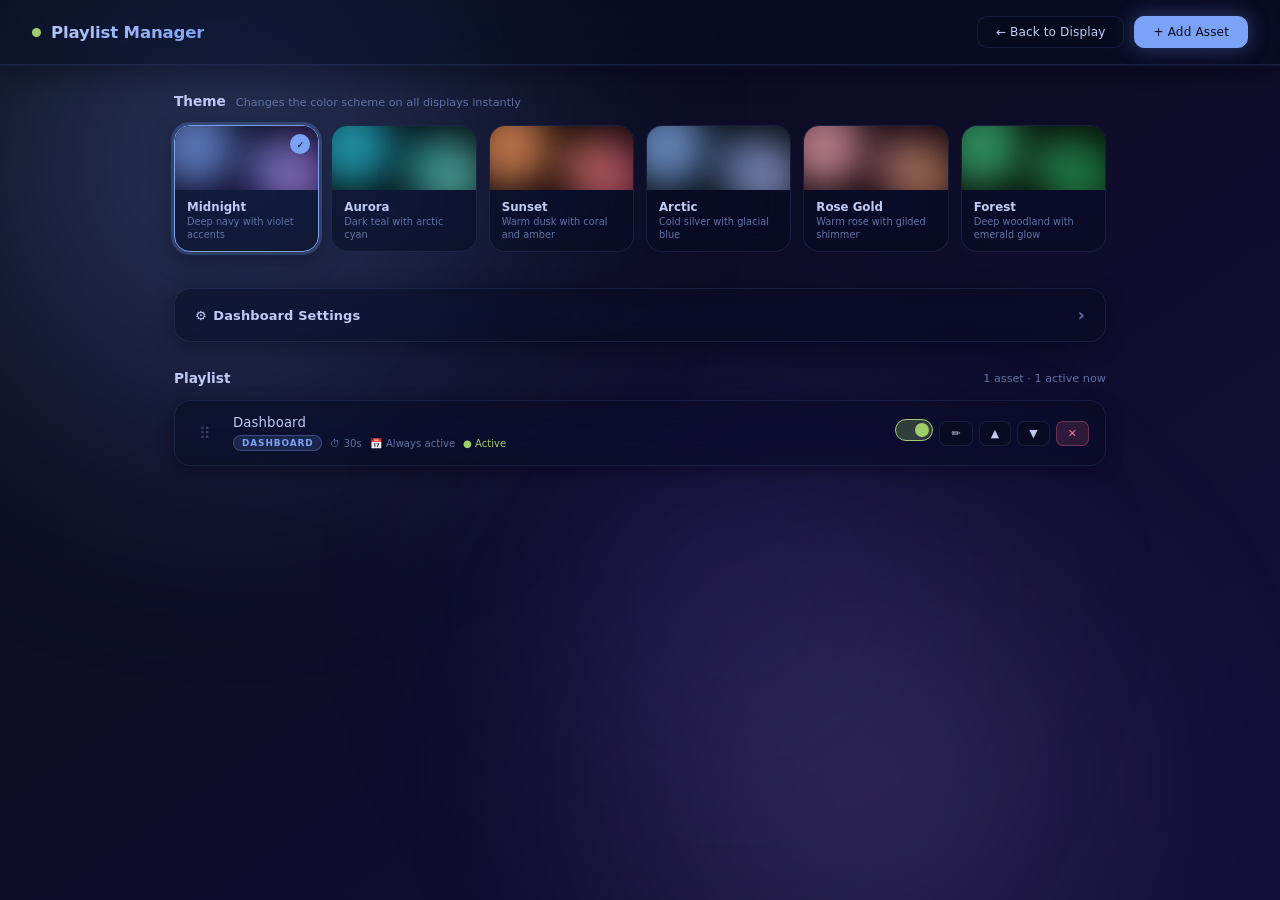
<file: admin.html>
<!DOCTYPE html>
<html lang="en">
<head>
  <meta charset="UTF-8" />
  <meta name="viewport" content="width=device-width, initial-scale=1.0" />
  <title>Office Display — Playlist Manager</title>
  <link rel="stylesheet" href="styles.css" />
</head>
<body class="admin-body">

  <!-- Animated background blobs -->
  <div class="bg-layer">
    <div class="bg-blob b1"></div>
    <div class="bg-blob b2"></div>
    <div class="bg-blob b3"></div>
  </div>

  <header class="admin-header">
    <h1>
      <span class="dot"></span>
      Playlist Manager
    </h1>
    <nav class="admin-nav">
      <a href="index.html" class="btn btn-ghost">← Back to Display</a>
      <button id="btn-add" class="btn btn-primary">+ Add Asset</button>
    </nav>
  </header>

  <main class="admin-main">

    <!-- ── THEME PICKER ──────────────────────────────────── -->
    <section class="theme-section">
      <div class="section-header">
        <h2>Theme</h2>
        <span>Changes the color scheme on all displays instantly</span>
      </div>
      <div id="theme-grid" class="theme-grid">
        <!-- populated by admin.js -->
      </div>
    </section>

    <!-- ── DASHBOARD SETTINGS ───────────────────────────── -->
    <section class="settings-section" id="settings-section">
      <button class="settings-toggle-btn" id="settings-toggle" aria-expanded="false">
        <span>⚙&ensp;Dashboard Settings</span>
        <span class="settings-arrow">›</span>
      </button>

      <div class="settings-body hidden" id="settings-body">

        <!-- Branding -->
        <div class="settings-group">
          <div class="settings-group-title">Branding</div>
          <div class="form-row">
            <div class="form-group">
              <label for="s-company-name">Company Name</label>
              <input type="text" id="s-company-name" placeholder="Your Company" />
            </div>
            <div class="form-group">
              <label for="s-logo-url">Logo URL</label>
              <input type="url" id="s-logo-url" placeholder="https://… or logo.png" />
            </div>
          </div>
          <div class="form-group">
            <label for="s-clock-format">Clock Format</label>
            <select id="s-clock-format">
              <option value="12">12-hour (1:30 PM)</option>
              <option value="24">24-hour (13:30)</option>
            </select>
          </div>
        </div>

        <!-- Weather -->
        <div class="settings-group">
          <div class="settings-group-title">Weather</div>
          <div class="form-row">
            <div class="form-group">
              <label for="s-weather-key">API Key <a href="https://openweathermap.org/api" target="_blank" class="settings-link">Get free key ↗</a></label>
              <input type="text" id="s-weather-key" placeholder="Paste OpenWeatherMap key" />
            </div>
            <div class="form-group">
              <label for="s-weather-location">Location</label>
              <input type="text" id="s-weather-location" placeholder="New York or 40.71,-74.00" />
            </div>
          </div>
          <div class="form-group">
            <label for="s-weather-units">Units</label>
            <select id="s-weather-units">
              <option value="imperial">Imperial (°F, mph)</option>
              <option value="metric">Metric (°C, km/h)</option>
            </select>
          </div>
        </div>

        <!-- Stocks -->
        <div class="settings-group">
          <div class="settings-group-title">Stocks &amp; Market Ticker</div>
          <div class="form-group">
            <label for="s-stocks-key">API Key <a href="https://finnhub.io" target="_blank" class="settings-link">Get free key ↗</a></label>
            <input type="text" id="s-stocks-key" placeholder="Paste Finnhub key" />
          </div>
          <div class="form-group">
            <label for="s-stock-symbols">Ticker Symbols</label>
            <input type="text" id="s-stock-symbols" placeholder="AAPL, MSFT, GOOGL, SPY, BINANCE:BTCUSDT" />
            <div class="form-hint">Comma-separated. Supports US stocks, ETFs, and crypto (e.g. BINANCE:BTCUSDT).</div>
          </div>
        </div>

        <!-- News -->
        <div class="settings-group">
          <div class="settings-group-title">News Ticker</div>
          <div class="form-group">
            <label for="s-news-key">API Key <a href="https://newsapi.org" target="_blank" class="settings-link">Get free key ↗</a></label>
            <input type="text" id="s-news-key" placeholder="Paste NewsAPI key" />
          </div>
          <div class="form-row">
            <div class="form-group">
              <label for="s-news-category">Category</label>
              <select id="s-news-category">
                <option value="technology">Technology</option>
                <option value="business">Business</option>
                <option value="general">General</option>
                <option value="health">Health</option>
                <option value="science">Science</option>
                <option value="sports">Sports</option>
                <option value="entertainment">Entertainment</option>
              </select>
            </div>
            <div class="form-group">
              <label for="s-news-country">Country</label>
              <select id="s-news-country">
                <option value="us">United States</option>
                <option value="gb">United Kingdom</option>
                <option value="ca">Canada</option>
                <option value="au">Australia</option>
                <option value="de">Germany</option>
                <option value="fr">France</option>
                <option value="jp">Japan</option>
              </select>
            </div>
          </div>
        </div>

        <!-- Message of the Day -->
        <div class="settings-group">
          <div class="settings-group-title">Message of the Day</div>
          <div class="form-group">
            <label for="s-message-source">Content Source</label>
            <select id="s-message-source">
              <option value="quotes">Famous Quotes — pulled fresh daily</option>
              <option value="tips">Workplace Productivity Tips — built-in rotating list</option>
              <option value="facts">Fun Facts — built-in rotating list</option>
              <option value="custom">Custom Messages — your own list below</option>
            </select>
          </div>
          <div id="s-message-hint-box" class="settings-hint-box">
            A new quote is fetched from <strong>quotable.io</strong> each day. No API key required.
          </div>
          <div class="form-group field-hidden" id="s-custom-msg-group">
            <label for="s-custom-messages">Your Messages</label>
            <textarea id="s-custom-messages" rows="6"
              placeholder="One message per line. Optionally add — Author at the end.&#10;&#10;The secret of getting ahead is getting started. — Mark Twain&#10;Always be learning."></textarea>
            <div class="form-hint">One message per line. Cycles through daily in order.</div>
          </div>
        </div>

        <!-- Music Player -->
        <div class="settings-group">
          <div class="settings-group-title">Music Player</div>
          <div class="form-group">
            <label class="toggle-row-label">
              <label class="toggle-switch">
                <input type="checkbox" id="s-music-enabled" />
                <span class="toggle-track"></span>
              </label>
              Show music player on display
            </label>
          </div>
          <div id="s-music-fields">
            <div class="form-group">
              <label for="s-music-url">YouTube URL</label>
              <input type="url" id="s-music-url" placeholder="https://www.youtube.com/playlist?list=…" />
              <div class="form-hint">
                Paste any YouTube video URL, playlist URL, or mix URL.
                For background music try searching "lofi playlist" or "jazz playlist" on YouTube.
                <br>⚠ YouTube Music (music.youtube.com) links are not embeddable — use regular YouTube URLs.
              </div>
            </div>
            <div class="form-group">
              <label for="s-music-volume">Default Volume: <span id="s-vol-display">60</span>%</label>
              <input type="range" id="s-music-volume" min="0" max="100" value="60" />
            </div>
          </div>
        </div>

        <div class="settings-footer">
          <button id="btn-save-settings" class="btn btn-success">Apply Settings</button>
          <span class="settings-save-hint">Changes will apply to the display within seconds.</span>
        </div>

      </div>
    </section>

    <!-- ── PLAYLIST ──────────────────────────────────────── -->
    <div class="playlist-header">
      <h2>Playlist</h2>
      <span id="playlist-meta" class="playlist-meta"></span>
    </div>

    <div id="asset-list" class="asset-list">
      <!-- populated by admin.js -->
    </div>

  </main>

  <!-- ── ADD / EDIT MODAL ──────────────────────────────── -->
  <div id="modal-backdrop" class="modal-backdrop hidden">
    <div class="modal" role="dialog" aria-modal="true" aria-labelledby="modal-title">

      <div class="modal-header">
        <h3 id="modal-title">Add Asset</h3>
        <button class="modal-close" id="modal-close" aria-label="Close">&times;</button>
      </div>

      <div class="modal-body">

        <div class="form-section-title">Basic</div>

        <div class="form-group">
          <label for="f-name">Asset Name</label>
          <input type="text" id="f-name" placeholder="e.g. Company Promo Slide" maxlength="80" />
        </div>

        <div class="form-row">
          <div class="form-group">
            <label for="f-type">Type</label>
            <select id="f-type">
              <option value="dashboard">Dashboard (info widgets)</option>
              <option value="image">Image</option>
              <option value="video">Video</option>
              <option value="url">Web Page / URL</option>
            </select>
          </div>
          <div class="form-group">
            <label for="f-duration">Duration (seconds)</label>
            <input type="number" id="f-duration" min="0" max="3600" value="30" />
            <div class="form-hint">Set to 0 for video to play to end.</div>
          </div>
        </div>

        <div id="src-group" class="form-group field-hidden">
          <label id="src-label" for="f-src">Source URL</label>
          <input type="url" id="f-src" placeholder="https://..." />
          <div class="form-hint" id="src-hint">Enter a direct URL.</div>
        </div>

        <div id="file-group" class="form-group field-hidden">
          <label for="f-file">Or upload a file</label>
          <input type="file" id="f-file" accept="image/*,video/*" />
          <div class="form-hint">Stored as base64 in browser localStorage.</div>
          <div id="file-size-warning" class="form-hint" style="color:var(--yellow);display:none;">
            Large files may exceed localStorage limits (~5 MB). Consider using a URL instead.
          </div>
        </div>

        <div class="form-section-title" style="margin-top:20px;">
          Schedule
          <span style="font-weight:400;text-transform:none;letter-spacing:0;color:var(--text-muted)"> — optional</span>
        </div>

        <div class="form-row">
          <div class="form-group">
            <label for="f-start-date">Start Date</label>
            <input type="date" id="f-start-date" />
            <div class="form-hint">Blank = start immediately.</div>
          </div>
          <div class="form-group">
            <label for="f-end-date">End Date</label>
            <input type="date" id="f-end-date" />
            <div class="form-hint">Blank = run indefinitely.</div>
          </div>
        </div>

        <div class="form-group">
          <label>Days of Week</label>
          <div class="dow-grid" id="dow-grid">
            <button type="button" class="dow-btn active" data-dow="0">Sun</button>
            <button type="button" class="dow-btn active" data-dow="1">Mon</button>
            <button type="button" class="dow-btn active" data-dow="2">Tue</button>
            <button type="button" class="dow-btn active" data-dow="3">Wed</button>
            <button type="button" class="dow-btn active" data-dow="4">Thu</button>
            <button type="button" class="dow-btn active" data-dow="5">Fri</button>
            <button type="button" class="dow-btn active" data-dow="6">Sat</button>
          </div>
          <div class="form-hint">Toggle days when this asset should show.</div>
        </div>

        <div class="form-row">
          <div class="form-group">
            <label for="f-start-time">Start Time</label>
            <input type="time" id="f-start-time" value="00:00" />
          </div>
          <div class="form-group">
            <label for="f-end-time">End Time</label>
            <input type="time" id="f-end-time" value="23:59" />
          </div>
        </div>

      </div>

      <div class="modal-footer">
        <button class="btn btn-ghost" id="modal-cancel">Cancel</button>
        <button class="btn btn-success" id="modal-save">Save Asset</button>
      </div>

    </div>
  </div>

  <div id="toast" class="toast"></div>

  <script src="config.js"></script>
  <script src="themes.js"></script>
  <script src="admin.js"></script>
</body>
</html>
</file>
<file: styles.css>
/* ============================================================
   OFFICE DISPLAY — GLASSMORPHISM DESIGN SYSTEM
   Theme colors are driven by CSS custom properties set by
   themes.js. The variables below are the fallback defaults
   (Midnight theme).
   ============================================================ */

:root {
  /* Theme-driven (overridden by themes.js at runtime) */
  --bg-start:      #090c1a;
  --bg-end:        #130e3a;
  --blob-1:        rgba(122,162,247,0.30);
  --blob-2:        rgba(187,154,247,0.22);
  --blob-3:        rgba(56,42,130,0.38);
  --glass-bg:      rgba(9,12,26,0.52);
  --glass-border:  rgba(122,162,247,0.13);
  --glass-shadow:  rgba(0,0,20,0.40);
  --accent:        #7aa2f7;
  --accent2:       #9ece6a;
  --red:           #f7768e;
  --yellow:        #e0af68;
  --text:          #c0caf5;
  --text-muted:    #6272a4;
  --ticker-accent: #7aa2f7;

  /* Layout */
  --header-h:   88px;
  --footer-h:   52px;
  --progress-h: 3px;
  --gap:        14px;
  --radius:     16px;
  --radius-sm:  10px;
  --font:       -apple-system, 'SF Pro Display', 'Segoe UI', system-ui, sans-serif;

  /* Glass helpers */
  --blur:        blur(28px) saturate(180%);
  --blur-heavy:  blur(48px) saturate(200%);
  --blur-light:  blur(16px) saturate(160%);
}

*, *::before, *::after { box-sizing: border-box; margin: 0; padding: 0; }

html, body {
  width: 100%; height: 100%;
  color: var(--text);
  font-family: var(--font);
  overflow: hidden;
  user-select: none;
  -webkit-font-smoothing: antialiased;
}

body {
  background: linear-gradient(145deg, var(--bg-start) 0%, var(--bg-end) 100%);
}

/* ── BACKGROUND BLOB LAYER ───────────────────────────────── */
/* Gives the glassmorphism blur something to work with        */

.bg-layer {
  position: fixed;
  inset: 0;
  z-index: -1;
  overflow: hidden;
  pointer-events: none;
}

.bg-blob {
  position: absolute;
  border-radius: 50%;
  filter: blur(90px);
  will-change: transform;
}

.bg-blob.b1 {
  width: 65vw; height: 65vw;
  top: -20vw; left: -15vw;
  background: radial-gradient(circle, var(--blob-1), transparent 70%);
  animation: float1 18s ease-in-out infinite;
}

.bg-blob.b2 {
  width: 55vw; height: 55vw;
  bottom: -18vw; right: 5vw;
  background: radial-gradient(circle, var(--blob-2), transparent 70%);
  animation: float2 22s ease-in-out infinite;
}

.bg-blob.b3 {
  width: 45vw; height: 45vw;
  top: 35%; left: 35%;
  background: radial-gradient(circle, var(--blob-3), transparent 70%);
  animation: float3 26s ease-in-out infinite;
}

@keyframes float1 {
  0%,100% { transform: translate(0, 0) scale(1); }
  33%     { transform: translate(3vw, 2vh) scale(1.05); }
  66%     { transform: translate(-2vw, 3vh) scale(0.97); }
}
@keyframes float2 {
  0%,100% { transform: translate(0, 0) scale(1); }
  40%     { transform: translate(-4vw, -2vh) scale(1.06); }
  70%     { transform: translate(2vw, -3vh) scale(0.96); }
}
@keyframes float3 {
  0%,100% { transform: translate(0, 0) scale(1); }
  50%     { transform: translate(-3vw, 4vh) scale(1.08); }
}

/* ── SLIDE PROGRESS BAR ──────────────────────────────────── */

.slide-progress-bar {
  position: fixed;
  top: 0; left: 0;
  height: var(--progress-h);
  width: 0%;
  background: linear-gradient(90deg, var(--accent), color-mix(in srgb, var(--accent) 60%, var(--accent2)));
  z-index: 9999;
  border-radius: 0 2px 2px 0;
  box-shadow: 0 0 12px var(--accent);
}

/* ── SLIDE OVERLAY ───────────────────────────────────────── */

.slide-overlay {
  position: fixed;
  inset: 0;
  background: #000;
  z-index: 200;
  display: flex;
  align-items: center;
  justify-content: center;
}

.slide-overlay.hidden { display: none; }

.slide-asset {
  width: 100%;
  height: 100%;
  object-fit: contain;
  border: none;
}

.slide-asset.hidden { display: none; }

iframe.slide-asset {
  object-fit: unset;
  position: absolute;
  inset: 0;
}

.slide-name-badge {
  position: absolute;
  bottom: calc(var(--progress-h) + 10px);
  left: 50%;
  transform: translateX(-50%);
  background: rgba(0,0,0,0.50);
  backdrop-filter: blur(12px);
  -webkit-backdrop-filter: blur(12px);
  color: rgba(255,255,255,0.55);
  font-size: 0.72rem;
  padding: 4px 16px;
  border-radius: 20px;
  letter-spacing: 0.07em;
  pointer-events: none;
  border: 1px solid rgba(255,255,255,0.08);
}

/* ── ADMIN HINT ──────────────────────────────────────────── */

.admin-hint {
  position: fixed;
  bottom: calc(var(--footer-h) + 14px);
  right: 20px;
  background: var(--glass-bg);
  backdrop-filter: var(--blur-light);
  -webkit-backdrop-filter: var(--blur-light);
  border: 1px solid var(--glass-border);
  color: var(--text-muted);
  font-size: 0.72rem;
  padding: 7px 14px;
  border-radius: var(--radius-sm);
  z-index: 300;
  opacity: 0;
  transition: opacity 0.5s;
  pointer-events: none;
  box-shadow: 0 4px 16px var(--glass-shadow);
}

.admin-hint.visible { opacity: 1; }

.admin-hint kbd {
  background: rgba(255,255,255,0.08);
  border: 1px solid var(--glass-border);
  border-radius: 4px;
  padding: 1px 5px;
  font-size: 0.7rem;
  color: var(--text);
}

/* ── TOP BAR ─────────────────────────────────────────────── */

.top-bar {
  position: fixed;
  top: var(--progress-h); left: 0; right: 0;
  height: var(--header-h);
  background: var(--glass-bg);
  backdrop-filter: var(--blur-heavy);
  -webkit-backdrop-filter: var(--blur-heavy);
  border-bottom: 1px solid var(--glass-border);
  box-shadow: 0 1px 0 rgba(255,255,255,0.04), 0 8px 32px var(--glass-shadow);
  display: flex;
  align-items: center;
  justify-content: space-between;
  padding: 0 32px;
  z-index: 100;
}

.top-bar.hidden,
main.grid.hidden,
footer.ticker-bar.hidden { display: none; }

.logo-area { display: flex; align-items: center; gap: 14px; }

#company-logo {
  height: 50px;
  max-width: 180px;
  object-fit: contain;
  display: none;
}

#company-name {
  font-size: 1.75rem;
  font-weight: 700;
  letter-spacing: -0.01em;
  background: linear-gradient(135deg, var(--text) 0%, var(--accent) 100%);
  -webkit-background-clip: text;
  -webkit-text-fill-color: transparent;
  background-clip: text;
}

.clock-area { text-align: right; }

#clock {
  font-size: 2.5rem;
  font-weight: 300;
  font-variant-numeric: tabular-nums;
  letter-spacing: 0.02em;
  line-height: 1;
  color: var(--text);
}

#date {
  font-size: 0.88rem;
  color: var(--text-muted);
  margin-top: 5px;
  letter-spacing: 0.02em;
}

/* ── MAIN GRID ───────────────────────────────────────────── */

main.grid {
  position: fixed;
  top: calc(var(--header-h) + var(--progress-h));
  bottom: var(--footer-h);
  left: 0; right: 0;
  display: grid;
  grid-template-columns: 1fr 1fr 1fr;
  grid-template-rows: 1fr 1fr;
  gap: var(--gap);
  padding: var(--gap);
}

.weather-card  { grid-column: 1; grid-row: 1; }
.calendar-card { grid-column: 2; grid-row: 1 / span 2; }
.stocks-card   { grid-column: 3; grid-row: 1 / span 2; }
.message-card  { grid-column: 1; grid-row: 2; }

/* ── GLASS CARD ──────────────────────────────────────────── */

.card {
  background: var(--glass-bg);
  backdrop-filter: var(--blur);
  -webkit-backdrop-filter: var(--blur);
  border: 1px solid var(--glass-border);
  border-radius: var(--radius);
  box-shadow:
    0 1px 0 rgba(255,255,255,0.06) inset,
    0 12px 40px var(--glass-shadow);
  padding: 20px 22px;
  display: flex;
  flex-direction: column;
  overflow: hidden;
  position: relative;
}

/* subtle top-edge highlight */
.card::before {
  content: '';
  position: absolute;
  top: 0; left: 12px; right: 12px;
  height: 1px;
  background: linear-gradient(90deg, transparent, rgba(255,255,255,0.1), transparent);
  border-radius: 2px;
}

.card h2 {
  font-size: 0.68rem;
  font-weight: 600;
  letter-spacing: 0.14em;
  text-transform: uppercase;
  color: var(--text-muted);
  margin-bottom: 16px;
  flex-shrink: 0;
}

/* ── WEATHER ─────────────────────────────────────────────── */

.weather-content { flex: 1; display: flex; flex-direction: column; gap: 8px; }

.weather-main { display: flex; align-items: center; gap: 12px; flex-shrink: 0; }

.weather-icon  { font-size: 3rem; line-height: 1; }
.weather-temp  {
  font-size: 3.6rem;
  font-weight: 200;
  font-variant-numeric: tabular-nums;
  line-height: 1;
  letter-spacing: -0.02em;
}

.weather-desc     { font-size: 1rem; color: var(--text-muted); text-transform: capitalize; }
.weather-location { font-size: 0.8rem; color: var(--text-muted); opacity: 0.7; }

.weather-details {
  display: flex;
  gap: 16px;
  font-size: 0.85rem;
  color: var(--text-muted);
}

.weather-forecast {
  display: flex;
  gap: 8px;
  margin-top: auto;
  flex-wrap: wrap;
}

.forecast-day {
  background: rgba(255,255,255,0.04);
  backdrop-filter: blur(12px);
  -webkit-backdrop-filter: blur(12px);
  border: 1px solid var(--glass-border);
  border-radius: var(--radius-sm);
  padding: 8px 10px;
  text-align: center;
  min-width: 62px;
  flex: 1;
}

.forecast-day .f-label { font-size: 0.68rem; color: var(--text-muted); margin-bottom: 4px; letter-spacing: 0.05em; }
.forecast-day .f-icon  { font-size: 1.4rem; }
.forecast-day .f-hi    { font-size: 0.85rem; font-weight: 500; }
.forecast-day .f-lo    { font-size: 0.72rem; color: var(--text-muted); }

/* ── CALENDAR ────────────────────────────────────────────── */

#calendar-container { flex: 1; display: flex; flex-direction: column; }

.cal-header {
  display: flex;
  justify-content: center;
  font-size: 1rem;
  font-weight: 500;
  margin-bottom: 12px;
  color: var(--accent);
  letter-spacing: 0.02em;
}

.cal-grid {
  display: grid;
  grid-template-columns: repeat(7, 1fr);
  gap: 3px;
  flex: 1;
}

.cal-grid .day-name {
  font-size: 0.65rem;
  color: var(--text-muted);
  text-align: center;
  text-transform: uppercase;
  letter-spacing: 0.06em;
  padding-bottom: 6px;
}

.cal-grid .day {
  aspect-ratio: 1;
  display: flex;
  align-items: center;
  justify-content: center;
  border-radius: 8px;
  font-size: 0.85rem;
  font-variant-numeric: tabular-nums;
}

.cal-grid .day.empty       { background: transparent; }
.cal-grid .day.other-month { color: rgba(255,255,255,0.12); }
.cal-grid .day.today {
  background: var(--accent);
  color: var(--bg-start);
  font-weight: 700;
  border-radius: 50%;
  box-shadow: 0 0 14px color-mix(in srgb, var(--accent) 50%, transparent);
}
.cal-grid .day.weekend { color: var(--text-muted); }

/* ── STOCKS ──────────────────────────────────────────────── */

.stocks-container {
  flex: 1;
  display: flex;
  flex-direction: column;
  gap: 7px;
  overflow: hidden;
}

.stock-row {
  display: flex;
  align-items: center;
  justify-content: space-between;
  background: rgba(255,255,255,0.03);
  border: 1px solid var(--glass-border);
  border-radius: var(--radius-sm);
  padding: 9px 14px;
  flex-shrink: 0;
  transition: background 0.2s;
}

.stock-row:hover { background: rgba(255,255,255,0.06); }

.stock-symbol  { font-size: 0.95rem; font-weight: 600; min-width: 58px; letter-spacing: 0.02em; }
.stock-price   { font-size: 0.95rem; font-variant-numeric: tabular-nums; font-weight: 400; }
.stock-change  { font-size: 0.8rem; font-variant-numeric: tabular-nums; font-weight: 500; min-width: 70px; text-align: right; }
.stock-change.up   { color: var(--accent2); }
.stock-change.down { color: var(--red); }
.stock-change.flat { color: var(--text-muted); }

.stocks-disclaimer {
  font-size: 0.6rem;
  color: rgba(255,255,255,0.2);
  text-align: center;
  margin-top: 8px;
  flex-shrink: 0;
}

/* ── MESSAGE ─────────────────────────────────────────────── */

.message-card { justify-content: center; }

.daily-message {
  font-size: 1.08rem;
  font-style: italic;
  font-weight: 300;
  line-height: 1.7;
  color: var(--text);
  border-left: 2px solid var(--accent);
  padding-left: 18px;
  flex: 1;
  display: flex;
  align-items: center;
}

.daily-author {
  font-size: 0.8rem;
  color: var(--text-muted);
  margin-top: 12px;
  flex-shrink: 0;
  letter-spacing: 0.04em;
}

/* ── BOTTOM TICKER ───────────────────────────────────────── */

.ticker-bar {
  position: fixed;
  bottom: 0; left: 0; right: 0;
  height: var(--footer-h);
  background: var(--glass-bg);
  backdrop-filter: var(--blur-heavy);
  -webkit-backdrop-filter: var(--blur-heavy);
  border-top: 1px solid var(--glass-border);
  box-shadow: 0 -1px 0 rgba(255,255,255,0.04), 0 -8px 32px var(--glass-shadow);
  display: flex;
  align-items: center;
  overflow: hidden;
  z-index: 100;
}

.ticker-label {
  background: var(--accent);
  color: var(--bg-start);
  font-size: 0.65rem;
  font-weight: 800;
  letter-spacing: 0.14em;
  padding: 0 16px;
  height: 100%;
  display: flex;
  align-items: center;
  flex-shrink: 0;
  z-index: 1;
}

.ticker-track-wrapper {
  flex: 1;
  overflow: hidden;
  position: relative;
  height: 100%;
  display: flex;
  align-items: center;
}

.ticker-track {
  display: flex;
  align-items: center;
  white-space: nowrap;
  font-size: 0.88rem;
  font-variant-numeric: tabular-nums;
  animation: ticker-scroll 60s linear infinite;
  will-change: transform;
}

@keyframes ticker-scroll {
  from { transform: translateX(100vw); }
  to   { transform: translateX(-100%); }
}

.ticker-item { margin-right: 52px; display: inline-flex; align-items: center; gap: 8px; }
.ticker-sym   { font-weight: 600; color: var(--text); letter-spacing: 0.03em; }
.ticker-price { color: var(--text-muted); }
.ticker-chg.up   { color: var(--accent2); }
.ticker-chg.down { color: var(--red); }
.ticker-chg.flat { color: var(--text-muted); }

/* ── RESPONSIVE SCALING ──────────────────────────────────── */

@media (max-width: 1400px) { html { font-size: 90%; } }
@media (max-width: 1100px) { html { font-size: 78%; } }
@media (max-width:  800px) {
  html { font-size: 65%; }
  main.grid {
    grid-template-columns: 1fr 1fr;
    grid-template-rows: auto;
  }
  .calendar-card { grid-column: 1 / span 2; grid-row: 2; }
  .stocks-card   { grid-column: 1 / span 2; grid-row: 3; }
  .message-card  { grid-column: 1 / span 2; grid-row: 4; }
}

/* ── UTILITY ─────────────────────────────────────────────── */

.loading { color: var(--text-muted); font-style: italic; }
.error   { color: var(--red); font-size: 0.85rem; }
.hidden  { display: none !important; }

/* ============================================================
   ADMIN UI — GLASSMORPHISM
   ============================================================ */

.admin-body {
  overflow: auto;
  min-height: 100vh;
}

/* ── Admin header ────────────────────────────────────────── */

.admin-header {
  position: sticky;
  top: 0;
  background: var(--glass-bg);
  backdrop-filter: var(--blur-heavy);
  -webkit-backdrop-filter: var(--blur-heavy);
  border-bottom: 1px solid var(--glass-border);
  box-shadow: 0 1px 0 rgba(255,255,255,0.04), 0 8px 28px var(--glass-shadow);
  padding: 16px 32px;
  display: flex;
  align-items: center;
  justify-content: space-between;
  z-index: 50;
}

.admin-header h1 {
  font-size: 1.15rem;
  font-weight: 600;
  letter-spacing: -0.01em;
  background: linear-gradient(135deg, var(--text) 0%, var(--accent) 100%);
  -webkit-background-clip: text;
  -webkit-text-fill-color: transparent;
  background-clip: text;
  display: flex;
  align-items: center;
  gap: 10px;
}

.admin-header h1 .dot {
  width: 9px; height: 9px;
  background: var(--accent2);
  border-radius: 50%;
  display: inline-block;
  animation: pulse 2s infinite;
  flex-shrink: 0;
  -webkit-text-fill-color: initial; /* dot is not text, don't clip */
}

@keyframes pulse {
  0%,100% { opacity: 1; box-shadow: 0 0 0 0 color-mix(in srgb, var(--accent2) 60%, transparent); }
  50%     { opacity: 0.6; box-shadow: 0 0 0 5px transparent; }
}

.admin-nav { display: flex; align-items: center; gap: 10px; }

/* ── Buttons ─────────────────────────────────────────────── */

.btn {
  display: inline-flex;
  align-items: center;
  gap: 6px;
  padding: 8px 18px;
  border-radius: var(--radius-sm);
  font-size: 0.84rem;
  font-weight: 500;
  border: 1px solid transparent;
  cursor: pointer;
  transition: all 0.18s;
  text-decoration: none;
  font-family: var(--font);
  letter-spacing: 0.01em;
  position: relative;
  overflow: hidden;
}

.btn::before {
  content: '';
  position: absolute;
  inset: 0;
  background: rgba(255,255,255,0);
  transition: background 0.18s;
}

.btn:hover::before { background: rgba(255,255,255,0.07); }
.btn:active::before { background: rgba(255,255,255,0.12); }

.btn-primary {
  background: var(--accent);
  color: var(--bg-start);
  border-color: var(--accent);
  box-shadow: 0 0 20px color-mix(in srgb, var(--accent) 35%, transparent);
}

.btn-success {
  background: var(--accent2);
  color: var(--bg-start);
  border-color: var(--accent2);
  box-shadow: 0 0 20px color-mix(in srgb, var(--accent2) 30%, transparent);
}

.btn-danger {
  background: rgba(247,118,142,0.15);
  color: var(--red);
  border-color: rgba(247,118,142,0.3);
}

.btn-ghost {
  background: var(--glass-bg);
  backdrop-filter: var(--blur-light);
  -webkit-backdrop-filter: var(--blur-light);
  color: var(--text);
  border-color: var(--glass-border);
}

.btn-sm { padding: 5px 11px; font-size: 0.76rem; border-radius: 7px; }

/* ── Admin main ──────────────────────────────────────────── */

.admin-main { max-width: 980px; margin: 0 auto; padding: 28px 24px 80px; }

/* ── Theme picker ────────────────────────────────────────── */

.theme-section { margin-bottom: 36px; }

.section-header {
  display: flex;
  align-items: baseline;
  gap: 10px;
  margin-bottom: 16px;
}

.section-header h2 {
  font-size: 0.95rem;
  font-weight: 600;
  color: var(--text);
}

.section-header span {
  font-size: 0.78rem;
  color: var(--text-muted);
}

.theme-grid {
  display: grid;
  grid-template-columns: repeat(auto-fill, minmax(140px, 1fr));
  gap: 12px;
}

.theme-card {
  background: var(--glass-bg);
  backdrop-filter: var(--blur-light);
  -webkit-backdrop-filter: var(--blur-light);
  border: 1.5px solid var(--glass-border);
  border-radius: var(--radius);
  padding: 0;
  cursor: pointer;
  transition: border-color 0.2s, box-shadow 0.2s, transform 0.15s;
  overflow: hidden;
  position: relative;
}

.theme-card:hover {
  border-color: var(--accent);
  transform: translateY(-2px);
  box-shadow: 0 12px 32px var(--glass-shadow);
}

.theme-card.active {
  border-color: var(--accent);
  box-shadow: 0 0 0 3px color-mix(in srgb, var(--accent) 25%, transparent),
              0 8px 24px var(--glass-shadow);
}

.theme-card.active .theme-check { opacity: 1; }

.theme-preview {
  height: 64px;
  position: relative;
  overflow: hidden;
}

/* Blob previews inside the swatch */
.theme-preview .tp-blob {
  position: absolute;
  border-radius: 50%;
  filter: blur(18px);
}

.theme-preview .tp-blob:nth-child(1) { width: 80px; height: 80px; top: -20px; left: -20px; }
.theme-preview .tp-blob:nth-child(2) { width: 70px; height: 70px; bottom: -20px; right: -10px; }
.theme-preview .tp-blob:nth-child(3) { width: 50px; height: 50px; top: 10px; left: 45%; }

.theme-check {
  position: absolute;
  top: 8px; right: 8px;
  width: 20px; height: 20px;
  background: var(--accent);
  border-radius: 50%;
  display: flex;
  align-items: center;
  justify-content: center;
  font-size: 0.65rem;
  color: var(--bg-start);
  font-weight: 800;
  opacity: 0;
  transition: opacity 0.2s;
  z-index: 1;
}

.theme-info {
  padding: 10px 12px;
}

.theme-name {
  font-size: 0.82rem;
  font-weight: 600;
  color: var(--text);
  margin-bottom: 2px;
}

.theme-desc {
  font-size: 0.68rem;
  color: var(--text-muted);
  line-height: 1.3;
}

/* ── Playlist section ────────────────────────────────────── */

.playlist-header {
  display: flex;
  align-items: center;
  justify-content: space-between;
  margin-bottom: 14px;
}

.playlist-header h2 {
  font-size: 0.95rem;
  font-weight: 600;
  color: var(--text);
}

.playlist-meta { font-size: 0.78rem; color: var(--text-muted); }

.asset-list { display: flex; flex-direction: column; gap: 8px; }

.asset-row {
  background: var(--glass-bg);
  backdrop-filter: var(--blur-light);
  -webkit-backdrop-filter: var(--blur-light);
  border: 1px solid var(--glass-border);
  border-radius: var(--radius);
  padding: 14px 16px;
  display: grid;
  grid-template-columns: 28px 1fr auto;
  align-items: center;
  gap: 14px;
  transition: border-color 0.15s, background 0.15s;
  box-shadow: 0 4px 16px var(--glass-shadow);
}

.asset-row:hover { border-color: var(--accent); background: rgba(255,255,255,0.03); }
.asset-row.disabled { opacity: 0.42; }
.asset-row.drag-over { border-color: var(--accent); background: rgba(255,255,255,0.05); }

.asset-drag-handle {
  color: var(--text-muted);
  font-size: 1.1rem;
  cursor: grab;
  text-align: center;
  line-height: 1;
  opacity: 0.5;
}
.asset-drag-handle:active { cursor: grabbing; }

.asset-info { min-width: 0; }

.asset-name {
  font-size: 0.92rem;
  font-weight: 500;
  color: var(--text);
  white-space: nowrap;
  overflow: hidden;
  text-overflow: ellipsis;
  letter-spacing: 0.01em;
}

.asset-meta {
  display: flex;
  align-items: center;
  gap: 8px;
  margin-top: 5px;
  flex-wrap: wrap;
}

.badge {
  font-size: 0.62rem;
  font-weight: 700;
  letter-spacing: 0.1em;
  text-transform: uppercase;
  padding: 2px 8px;
  border-radius: 20px;
}

.badge-dashboard { background: color-mix(in srgb, var(--accent)  15%, transparent); color: var(--accent); border: 1px solid color-mix(in srgb, var(--accent) 30%, transparent); }
.badge-image     { background: color-mix(in srgb, var(--accent2) 15%, transparent); color: var(--accent2); border: 1px solid color-mix(in srgb, var(--accent2) 30%, transparent); }
.badge-video     { background: color-mix(in srgb, var(--yellow)  15%, transparent); color: var(--yellow); border: 1px solid color-mix(in srgb, var(--yellow) 30%, transparent); }
.badge-url       { background: color-mix(in srgb, var(--red)     15%, transparent); color: var(--red); border: 1px solid color-mix(in srgb, var(--red) 30%, transparent); }

.asset-schedule-info,
.asset-duration { font-size: 0.7rem; color: var(--text-muted); }

.asset-actions { display: flex; align-items: center; gap: 6px; flex-shrink: 0; }

/* ── Toggle switch ───────────────────────────────────────── */

.toggle-switch { position: relative; width: 38px; height: 22px; flex-shrink: 0; }
.toggle-switch input { opacity: 0; width: 0; height: 0; }

.toggle-track {
  position: absolute;
  inset: 0;
  background: rgba(255,255,255,0.08);
  border: 1px solid var(--glass-border);
  border-radius: 22px;
  cursor: pointer;
  transition: background 0.2s, border-color 0.2s;
}

.toggle-track::after {
  content: '';
  position: absolute;
  top: 3px; left: 3px;
  width: 14px; height: 14px;
  background: var(--text-muted);
  border-radius: 50%;
  transition: transform 0.2s, background 0.2s;
}

.toggle-switch input:checked + .toggle-track {
  background: color-mix(in srgb, var(--accent2) 25%, transparent);
  border-color: var(--accent2);
}

.toggle-switch input:checked + .toggle-track::after {
  transform: translateX(16px);
  background: var(--accent2);
}

/* ── Empty state ─────────────────────────────────────────── */

.empty-state { text-align: center; padding: 60px 20px; color: var(--text-muted); }
.empty-state .empty-icon { font-size: 3rem; margin-bottom: 12px; opacity: 0.5; }
.empty-state p { font-size: 0.92rem; }

/* ── Modal ───────────────────────────────────────────────── */

.modal-backdrop {
  position: fixed;
  inset: 0;
  background: rgba(0,0,0,0.55);
  backdrop-filter: blur(8px);
  -webkit-backdrop-filter: blur(8px);
  z-index: 400;
  display: flex;
  align-items: center;
  justify-content: center;
  padding: 20px;
}

.modal-backdrop.hidden { display: none; }

.modal {
  background: color-mix(in srgb, var(--glass-bg) 100%, transparent);
  backdrop-filter: var(--blur-heavy);
  -webkit-backdrop-filter: var(--blur-heavy);
  border: 1px solid var(--glass-border);
  border-radius: 20px;
  width: 100%;
  max-width: 540px;
  max-height: 90vh;
  overflow-y: auto;
  box-shadow:
    0 1px 0 rgba(255,255,255,0.07) inset,
    0 32px 80px rgba(0,0,0,0.6);
}

.modal-header {
  padding: 22px 26px 0;
  display: flex;
  align-items: center;
  justify-content: space-between;
}

.modal-header h3 {
  font-size: 1rem;
  font-weight: 600;
  letter-spacing: -0.01em;
}

.modal-close {
  background: rgba(255,255,255,0.06);
  border: 1px solid var(--glass-border);
  color: var(--text-muted);
  font-size: 1.2rem;
  cursor: pointer;
  line-height: 1;
  padding: 0;
  width: 28px; height: 28px;
  border-radius: 50%;
  display: flex;
  align-items: center;
  justify-content: center;
  transition: background 0.15s;
}

.modal-close:hover { background: rgba(255,255,255,0.12); color: var(--text); }

.modal-body   { padding: 20px 26px; }
.modal-footer { padding: 0 26px 22px; display: flex; justify-content: flex-end; gap: 10px; }

/* ── Form ────────────────────────────────────────────────── */

.form-group { margin-bottom: 16px; }
.form-row   { display: grid; grid-template-columns: 1fr 1fr; gap: 12px; }

label {
  display: block;
  font-size: 0.72rem;
  font-weight: 600;
  color: var(--text-muted);
  margin-bottom: 6px;
  letter-spacing: 0.06em;
  text-transform: uppercase;
}

input[type="text"],
input[type="url"],
input[type="number"],
input[type="date"],
input[type="time"],
select,
textarea {
  width: 100%;
  background: rgba(255,255,255,0.05);
  border: 1px solid var(--glass-border);
  border-radius: var(--radius-sm);
  color: var(--text);
  font-family: var(--font);
  font-size: 0.88rem;
  padding: 9px 13px;
  outline: none;
  transition: border-color 0.15s, background 0.15s;
}

input:focus, select:focus, textarea:focus {
  border-color: var(--accent);
  background: rgba(255,255,255,0.07);
}

select option { background: #1a1a2e; color: var(--text); }

input[type="file"] {
  background: rgba(255,255,255,0.04);
  border: 1px solid var(--glass-border);
  border-radius: var(--radius-sm);
  color: var(--text);
  font-family: var(--font);
  font-size: 0.82rem;
  padding: 7px 12px;
  width: 100%;
  cursor: pointer;
}

.form-hint { font-size: 0.7rem; color: var(--text-muted); margin-top: 5px; line-height: 1.4; }
.field-hidden { display: none; }

/* Days-of-week */
.dow-grid { display: flex; gap: 6px; flex-wrap: wrap; }

.dow-btn {
  background: rgba(255,255,255,0.04);
  border: 1px solid var(--glass-border);
  color: var(--text-muted);
  font-size: 0.7rem;
  font-weight: 600;
  width: 38px; height: 38px;
  border-radius: 9px;
  cursor: pointer;
  display: flex;
  align-items: center;
  justify-content: center;
  transition: all 0.15s;
  letter-spacing: 0.02em;
}

.dow-btn.active {
  background: color-mix(in srgb, var(--accent) 18%, transparent);
  border-color: color-mix(in srgb, var(--accent) 50%, transparent);
  color: var(--accent);
}

.form-section-title {
  font-size: 0.68rem;
  font-weight: 700;
  letter-spacing: 0.12em;
  text-transform: uppercase;
  color: var(--text-muted);
  border-bottom: 1px solid var(--glass-border);
  padding-bottom: 7px;
  margin-bottom: 14px;
  margin-top: 4px;
}

/* ── Toast ───────────────────────────────────────────────── */

.toast {
  position: fixed;
  bottom: 28px;
  left: 50%;
  transform: translateX(-50%) translateY(16px);
  background: var(--glass-bg);
  backdrop-filter: var(--blur);
  -webkit-backdrop-filter: var(--blur);
  border: 1px solid var(--glass-border);
  color: var(--text);
  font-size: 0.84rem;
  padding: 10px 22px;
  border-radius: 24px;
  z-index: 500;
  opacity: 0;
  transition: opacity 0.3s, transform 0.3s;
  pointer-events: none;
  box-shadow: 0 8px 32px var(--glass-shadow);
  white-space: nowrap;
}

.toast.visible { opacity: 1; transform: translateX(-50%) translateY(0); }

/* ── Scrollbar ───────────────────────────────────────────── */

::-webkit-scrollbar { width: 6px; }
::-webkit-scrollbar-track { background: transparent; }
::-webkit-scrollbar-thumb { background: rgba(255,255,255,0.1); border-radius: 3px; }
::-webkit-scrollbar-thumb:hover { background: rgba(255,255,255,0.2); }

/* ============================================================
   DASHBOARD SETTINGS PANEL
   ============================================================ */

.settings-section {
  margin-bottom: 28px;
  background: var(--glass-bg);
  backdrop-filter: var(--blur-light);
  -webkit-backdrop-filter: var(--blur-light);
  border: 1px solid var(--glass-border);
  border-radius: var(--radius);
  overflow: hidden;
  box-shadow: 0 4px 20px var(--glass-shadow);
}

.settings-toggle-btn {
  width: 100%;
  background: transparent;
  border: none;
  color: var(--text);
  font-family: var(--font);
  font-size: 0.9rem;
  font-weight: 600;
  padding: 16px 20px;
  display: flex;
  align-items: center;
  justify-content: space-between;
  cursor: pointer;
  letter-spacing: 0.01em;
  transition: background 0.15s;
}

.settings-toggle-btn:hover { background: rgba(255,255,255,0.03); }

.settings-arrow {
  font-size: 1.2rem;
  color: var(--text-muted);
  transition: transform 0.25s cubic-bezier(0.34,1.56,0.64,1);
  display: inline-block;
}

.settings-section.open .settings-arrow { transform: rotate(90deg); }

.settings-body {
  padding: 0 20px 20px;
  display: flex;
  flex-direction: column;
  gap: 0;
}

.settings-body.hidden { display: none; }

.settings-group {
  padding: 18px 0;
  border-top: 1px solid var(--glass-border);
}

.settings-group:first-child { border-top: none; }

.settings-group-title {
  font-size: 0.7rem;
  font-weight: 700;
  letter-spacing: 0.12em;
  text-transform: uppercase;
  color: var(--accent);
  margin-bottom: 14px;
}

.settings-link {
  color: var(--accent);
  text-decoration: none;
  font-weight: 400;
  letter-spacing: 0;
  text-transform: none;
  font-size: 0.7rem;
  margin-left: 6px;
  opacity: 0.8;
}
.settings-link:hover { opacity: 1; text-decoration: underline; }

.settings-hint-box {
  background: rgba(255,255,255,0.03);
  border: 1px solid var(--glass-border);
  border-radius: var(--radius-sm);
  padding: 9px 13px;
  font-size: 0.78rem;
  color: var(--text-muted);
  line-height: 1.5;
  margin-bottom: 12px;
}

.settings-hint-box strong { color: var(--accent); font-weight: 600; }

.toggle-row-label {
  display: flex;
  align-items: center;
  gap: 10px;
  font-size: 0.85rem;
  color: var(--text);
  cursor: pointer;
  user-select: none;
  text-transform: none;
  letter-spacing: 0;
  font-weight: 400;
}

.settings-footer {
  display: flex;
  align-items: center;
  justify-content: flex-end;
  gap: 14px;
  padding-top: 18px;
  border-top: 1px solid var(--glass-border);
  margin-top: 4px;
}

.settings-save-hint {
  font-size: 0.72rem;
  color: var(--text-muted);
}

textarea {
  width: 100%;
  background: rgba(255,255,255,0.05);
  border: 1px solid var(--glass-border);
  border-radius: var(--radius-sm);
  color: var(--text);
  font-family: var(--font);
  font-size: 0.85rem;
  padding: 9px 13px;
  outline: none;
  transition: border-color 0.15s, background 0.15s;
  resize: vertical;
  line-height: 1.6;
}
textarea:focus { border-color: var(--accent); background: rgba(255,255,255,0.07); }

/* ============================================================
   MUSIC PLAYER WIDGET (viewer)
   ============================================================ */

.music-player {
  position: fixed;
  bottom: calc(var(--footer-h) + 14px);
  right: 18px;
  z-index: 150;
  display: flex;
  align-items: center;
  gap: 4px;
  background: var(--glass-bg);
  backdrop-filter: var(--blur);
  -webkit-backdrop-filter: var(--blur);
  border: 1px solid var(--glass-border);
  border-radius: 999px;
  padding: 8px 16px;
  box-shadow:
    0 1px 0 rgba(255,255,255,0.07) inset,
    0 8px 32px var(--glass-shadow);
  max-width: 480px;
  transition: opacity 0.3s;
}

.music-player.hidden { display: none; }

.music-btn {
  background: rgba(255,255,255,0.06);
  border: 1px solid rgba(255,255,255,0.08);
  color: var(--text);
  font-size: 0.75rem;
  width: 30px;
  height: 30px;
  border-radius: 50%;
  cursor: pointer;
  display: flex;
  align-items: center;
  justify-content: center;
  transition: background 0.15s, transform 0.1s;
  flex-shrink: 0;
}

.music-btn:hover  { background: rgba(255,255,255,0.14); }
.music-btn:active { transform: scale(0.9); }

.music-play-btn {
  width: 34px;
  height: 34px;
  font-size: 0.85rem;
  background: color-mix(in srgb, var(--accent) 18%, transparent);
  border-color: color-mix(in srgb, var(--accent) 40%, transparent);
  color: var(--accent);
}

.music-play-btn:hover {
  background: color-mix(in srgb, var(--accent) 28%, transparent);
}

.music-divider {
  width: 1px;
  height: 20px;
  background: var(--glass-border);
  margin: 0 6px;
  flex-shrink: 0;
}

.music-track-info {
  display: flex;
  align-items: center;
  gap: 7px;
  min-width: 0;
  flex: 1;
}

.music-note {
  font-size: 0.8rem;
  color: var(--accent);
  flex-shrink: 0;
  animation: music-pulse 1.8s ease-in-out infinite;
}

@keyframes music-pulse {
  0%,100% { opacity: 1; }
  50%      { opacity: 0.4; }
}

.music-title {
  font-size: 0.78rem;
  color: var(--text-muted);
  white-space: nowrap;
  overflow: hidden;
  text-overflow: ellipsis;
  max-width: 200px;
  letter-spacing: 0.01em;
}

.music-vol-ctrl {
  display: flex;
  align-items: center;
  gap: 7px;
  flex-shrink: 0;
}

.music-vol-icon { font-size: 0.8rem; }

.music-vol-slider {
  -webkit-appearance: none;
  appearance: none;
  width: 72px;
  height: 3px;
  background: var(--glass-border);
  border-radius: 3px;
  outline: none;
  cursor: pointer;
}

.music-vol-slider::-webkit-slider-thumb {
  -webkit-appearance: none;
  appearance: none;
  width: 12px;
  height: 12px;
  background: var(--accent);
  border-radius: 50%;
  cursor: pointer;
  box-shadow: 0 0 6px color-mix(in srgb, var(--accent) 50%, transparent);
}

.music-vol-slider::-moz-range-thumb {
  width: 12px;
  height: 12px;
  background: var(--accent);
  border: none;
  border-radius: 50%;
  cursor: pointer;
}
</file>
